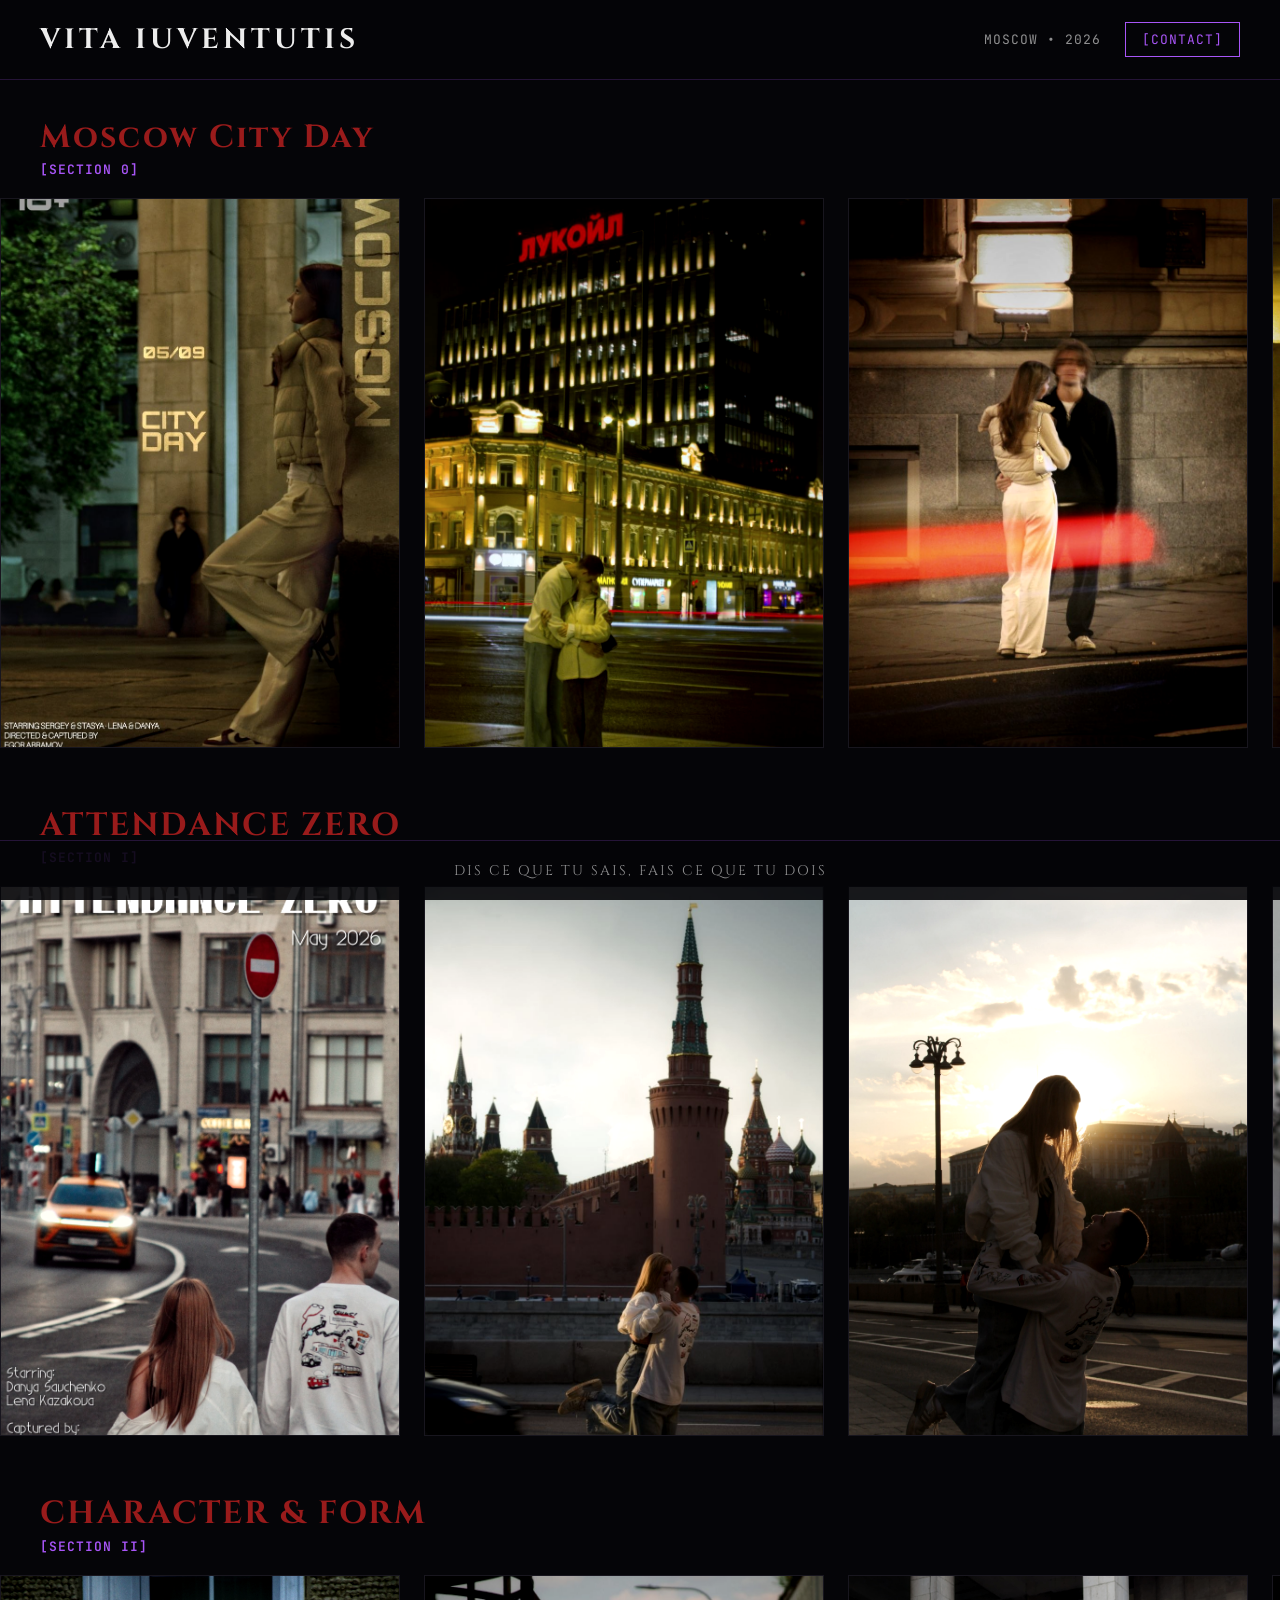
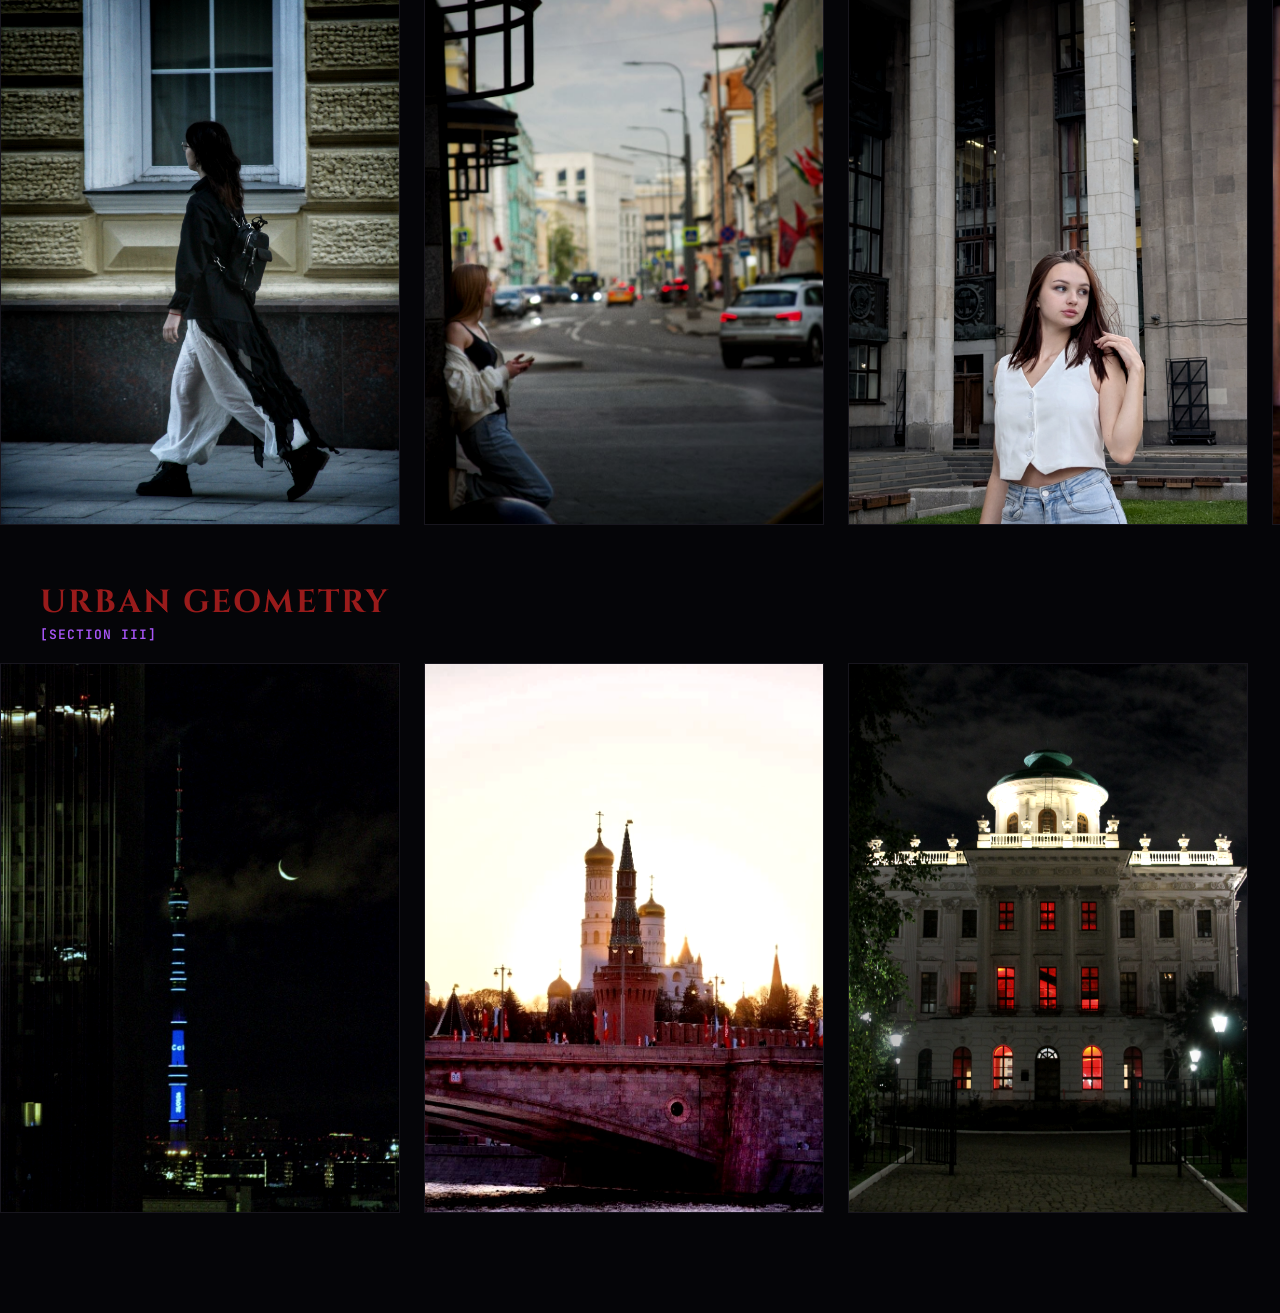
<file: index.html>
<!DOCTYPE html>
<html lang="ru">
<head>
    <meta charset="UTF-8">
    <meta name="viewport" content="width=device-width, initial-scale=1.0, maximum-scale=1.0, user-scalable=no">
    <title>IUVENTUTIS Portfolio</title>
    
    <!-- Google Fonts -->
    <link rel="preconnect" href="https://fonts.googleapis.com">
    <link rel="preconnect" href="https://fonts.gstatic.com" crossorigin>
    <link href="https://fonts.googleapis.com/css2?family=Cinzel:wght@400;600;700&family=Inter:wght@300;400;600&family=JetBrains+Mono:wght@400;600&display=swap" rel="stylesheet">
    
    <style>
        :root {
            /* Color Palette */
            --bg-onyx: #050508;
            --card-violet: #0C0A12;
            --electric-purple: #991B1B; /* Темно-бордовый для заголовков */
            --cyber-gold: #A855F7;       /* Ярко-фиолетовый для меток секций */
            --text-white: #EDEDED;
            
            /* Typography */
            --font-brand: 'Cinzel', serif;
            --font-body: 'Inter', sans-serif;
            --font-meta: 'JetBrains Mono', monospace;
            
            /* Sizing */
            --header-height: 80px;
            --footer-height: 60px;
            --card-width: 400px;
            --card-height: 550px;
            --gap: 24px;
        }

        * {
            box-sizing: border-box;
            margin: 0;
            padding: 0;
        }

        body {
            background-color: var(--bg-onyx);
            color: var(--text-white);
            font-family: var(--font-body);
            overflow-x: hidden;
            -webkit-font-smoothing: antialiased;
        }

        /* Fixed Header */
        header {
            position: fixed;
            top: 0;
            left: 0;
            width: 100%;
            height: var(--header-height);
            display: flex;
            justify-content: space-between;
            align-items: center;
            padding: 0 40px;
            background: rgba(5, 5, 8, 0.85);
            backdrop-filter: blur(10px);
            z-index: 100;
            border-bottom: 1px solid rgba(168, 85, 247, 0.2);
        }

        .brand {
            font-family: var(--font-brand);
            font-size: 28px;
            font-weight: 700;
            letter-spacing: 4px;
            color: var(--text-white);
        }

        .header-meta {
            display: flex;
            align-items: center;
            gap: 24px;
            font-family: var(--font-meta);
            font-size: 13px;
        }

        .tag-location {
            color: rgba(237, 237, 237, 0.6);
            letter-spacing: 1px;
        }

        .btn-contact {
            background: transparent;
            color: var(--cyber-gold);
            border: 1px solid var(--cyber-gold);
            padding: 8px 16px;
            font-family: var(--font-meta);
            font-size: 13px;
            cursor: pointer;
            transition: all 0.3s ease;
            text-transform: uppercase;
            letter-spacing: 1px;
        }

        .btn-contact:hover {
            background: var(--cyber-gold);
            color: var(--bg-onyx);
        }

        /* Fixed Footer */
        footer {
            position: fixed;
            bottom: 0;
            left: 0;
            width: 100%;
            height: var(--footer-height);
            display: flex;
            justify-content: center;
            align-items: center;
            padding: 0 40px;
            background: rgba(5, 5, 8, 0.9);
            z-index: 100;
            border-top: 1px solid rgba(168, 85, 247, 0.2);
        }

        .motto {
            font-family: var(--font-brand);
            font-size: 14px;
            letter-spacing: 2px;
            color: rgba(237, 237, 237, 0.6);
            text-align: center;
        }

        /* Main Container */
        main {
            padding-top: calc(var(--header-height) + 40px);
            padding-bottom: calc(var(--footer-height) + 40px);
            display: flex;
            flex-direction: column;
            gap: 60px;
        }

        /* Section Block & Header Above Gallery */
        .section-row {
            width: 100%;
            display: flex;
            flex-direction: column;
            gap: 20px;
        }

        .section-header-block {
            padding: 0 40px;
            display: flex;
            flex-direction: column;
            gap: 6px;
        }

        .section-title {
            font-family: var(--font-brand);
            font-size: 32px;
            color: var(--electric-purple);
            letter-spacing: 2px;
            line-height: 1.1;
        }

        .section-tag {
            font-family: var(--font-meta);
            font-size: 13px;
            color: var(--cyber-gold);
            letter-spacing: 1px;
            font-weight: 600;
        }

        /* Horizontal Track */
        .horizontal-track {
            display: flex;
            gap: var(--gap);
            padding: 0 40px;
            overflow-x: auto;
            scroll-snap-type: x mandatory;
            scrollbar-width: none;
            -ms-overflow-style: none;
        }

        .horizontal-track::-webkit-scrollbar {
            display: none;
        }

        /* Photo Cards */
        .card, 
        .photo-card, 
        .photo-card img {
            -webkit-tap-highlight-color: transparent;
            -webkit-touch-callout: none;
            -webkit-user-select: none;
            user-select: none;
            outline: none;
        }

        .card {
            flex: 0 0 var(--card-width);
            height: var(--card-height);
            background-color: var(--card-violet);
            scroll-snap-align: start;
            border: 1px solid rgba(255, 255, 255, 0.05);
            transition: border-color 0.4s ease, transform 0.4s ease;
            position: relative;
            overflow: hidden;
            cursor: pointer;
        }

        .card:hover {
            border-color: var(--cyber-gold);
        }

        .photo-card img, 
        .photo-card video {
            width: 100%;
            height: 100%;
            object-fit: cover;
            transition: transform 0.7s ease, filter 0.5s ease;
            filter: grayscale(20%) contrast(1.1);
        }

        .photo-card:hover img,
        .photo-card:hover video {
            transform: scale(1.05);
            filter: grayscale(0%) contrast(1.2);
        }

        .photo-meta {
            position: absolute;
            bottom: 0;
            left: 0;
            width: 100%;
            padding: 20px;
            background: linear-gradient(transparent, rgba(5,5,8,0.9));
            font-family: var(--font-meta);
            font-size: 12px;
            color: var(--cyber-gold);
            opacity: 0;
            transform: translateY(10px);
            transition: all 0.3s ease;
            pointer-events: none;
        }

        .photo-card:hover .photo-meta {
            opacity: 1;
            transform: translateY(0);
        }

        /* Lightbox Modal */
        #lightbox {
            position: fixed;
            top: 0;
            left: 0;
            width: 100%;
            height: 100%;
            background: rgba(5, 5, 8, 0.98);
            z-index: 1000;
            display: flex;
            justify-content: center;
            align-items: center;
            opacity: 0;
            pointer-events: none;
            transition: opacity 0.4s ease;
        }

        #lightbox.active {
            opacity: 1;
            pointer-events: all;
        }

        #lightbox img,
        #lightbox video {
            max-width: 90vw;
            max-height: 90vh;
            object-fit: contain;
            border: 1px solid rgba(168, 85, 247, 0.4);
            box-shadow: 0 20px 50px rgba(0,0,0,0.5);
            -webkit-tap-highlight-color: transparent;
        }

        .close-btn {
            position: absolute;
            top: 30px;
            right: 40px;
            color: var(--text-white);
            font-family: var(--font-meta);
            font-size: 14px;
            cursor: pointer;
            border: 1px solid rgba(255, 255, 255, 0.2);
            padding: 10px 20px;
            transition: all 0.3s ease;
            -webkit-tap-highlight-color: transparent;
        }

        .close-btn:hover {
            border-color: var(--cyber-gold);
            color: var(--cyber-gold);
        }

        @media (max-width: 768px) {
            :root {
                --card-width: 300px;
                --card-height: 450px;
            }
            .brand { font-size: 20px; }
            .tag-location { display: none; }
            header, footer, .section-header-block, .horizontal-track { padding-left: 20px; padding-right: 20px; }
            .section-title { font-size: 24px; }
        }
    </style>
</head>
<body>

    <!-- Fixed Header -->
    <header>
        <div class="brand">VITA IUVENTUTIS</div>
        <div class="header-meta">
            <span class="tag-location">MOSCOW • 2026</span>
            <button class="btn-contact" onclick="window.open('https://t.me/iuventutis', '_blank')">[CONTACT]</button>
        </div>
    </header>

    <!-- Main Content -->
    <main>

        <!-- SECTION 0: MOSCOW CITY DAY -->
        <section class="section-row">
            <div class="section-header-block">
                <h2 class="section-title">Moscow City Day</h2>
                <div class="section-tag">[SECTION 0]</div>
            </div>
            
            <div class="horizontal-track">
                <div class="card photo-card">
                    <img src="photo-0-1.jpg" alt="Moscow City Day 01">
                    <div class="photo-meta">01 // PHOTO 0-1</div>
                </div>

                <div class="card photo-card">
                    <img src="photo-0-2.jpg" alt="Moscow City Day 02">
                    <div class="photo-meta">02 // PHOTO 0-2</div>
                </div>

                <div class="card photo-card">
                    <img src="photo-0-3.jpg" alt="Moscow City Day 03">
                    <div class="photo-meta">03 // PHOTO 0-3</div>
                </div>

                <div class="card photo-card">
                    <img src="photo-0-4.jpg" alt="Moscow City Day 04">
                    <div class="photo-meta">04 // PHOTO 0-4</div>
                </div>

                <div class="card photo-card">
                    <img src="photo-0-5.jpg" alt="Moscow City Day 05">
                    <div class="photo-meta">05 // PHOTO 0-5</div>
                </div>

                <div class="card photo-card">
                    <img src="photo-0-6.jpg" alt="Moscow City Day 06">
                    <div class="photo-meta">06 // PHOTO 0-6</div>
                </div>
            </div>
        </section>
        
        <!-- SECTION I: ATTENDANCE ZERO -->
        <section class="section-row">
            <div class="section-header-block">
                <h2 class="section-title">ATTENDANCE ZERO</h2>
                <div class="section-tag">[SECTION I]</div>
            </div>
            
            <div class="horizontal-track">
                <div class="card photo-card">
                    <img src="photo-1-1.jpg" alt="Attendance Zero 01">
                    <div class="photo-meta">01 // PHOTO 1-1</div>
                </div>

                <div class="card photo-card">
                    <img src="photo-1-2.jpg" alt="Attendance Zero 02">
                    <div class="photo-meta">02 // PHOTO 1-2</div>
                </div>

                <div class="card photo-card">
                    <img src="photo-1-3.jpg" alt="Attendance Zero 03">
                    <div class="photo-meta">03 // PHOTO 1-3</div>
                </div>

                <div class="card photo-card">
                    <img src="photo-1-4.jpg" alt="Attendance Zero 04">
                    <div class="photo-meta">04 // PHOTO 1-4</div>
                </div>

                <div class="card photo-card">
                    <img src="photo-1-5.jpg" alt="Attendance Zero 05">
                    <div class="photo-meta">05 // PHOTO 1-5</div>
                </div>
            </div>
        </section>

        <!-- SECTION II: CHARACTER & FORM -->
        <section class="section-row">
            <div class="section-header-block">
                <h2 class="section-title">CHARACTER & FORM</h2>
                <div class="section-tag">[SECTION II]</div>
            </div>

            <div class="horizontal-track">
                <div class="card photo-card">
                    <img src="photo-2-1.jpg" alt="Character & Form 01">
                    <div class="photo-meta">01 // PHOTO 2-1</div>
                </div>

                <div class="card photo-card">
                    <img src="photo-2-2.jpg" alt="Character & Form 02">
                    <div class="photo-meta">02 // PHOTO 2-2</div>
                </div>

                <div class="card photo-card">
                    <img src="photo-2-3.jpg" alt="Character & Form 03">
                    <div class="photo-meta">03 // PHOTO 2-3</div>
                </div>

                <div class="card photo-card">
                    <img src="photo-2-4.jpg" alt="Character & Form 04">
                    <div class="photo-meta">04 // PHOTO 2-4</div>
                </div>
            </div>
        </section>

        <!-- SECTION III: URBAN GEOMETRY -->
        <section class="section-row">
            <div class="section-header-block">
                <h2 class="section-title">URBAN GEOMETRY</h2>
                <div class="section-tag">[SECTION III]</div>
            </div>

            <div class="horizontal-track">
                <div class="card photo-card">
                    <img src="photo-3-0.jpg" alt="Urban Geometry 01">
                    <div class="photo-meta">01 // PHOTO 3-1</div>
                </div>

                <div class="card photo-card">
                    <img src="photo-3-1.jpg" alt="Urban Geometry 02">
                    <div class="photo-meta">02 // PHOTO 3-2</div>
                </div>

                <div class="card photo-card">
                    <img src="photo-3-2.jpg" alt="Urban Geometry 03">
                    <div class="photo-meta">03 // PHOTO 3-3</div>
                </div>
            </div>
        </section>

    </main>

    <!-- Fixed Footer -->
    <footer>
        <div class="motto">DIS CE QUE TU SAIS, FAIS CE QUE TU DOIS</div>
    </footer>

    <!-- Fullscreen Modal Lightbox -->
    <div id="lightbox">
        <div class="close-btn">[CLOSE]</div>
        <div id="lightbox-content"></div>
    </div>

    <script>
        document.addEventListener('DOMContentLoaded', () => {
            const lightbox = document.getElementById('lightbox');
            const lightboxContent = document.getElementById('lightbox-content');
            const closeBtn = document.querySelector('.close-btn');
            const photoCards = document.querySelectorAll('.photo-card');

            photoCards.forEach(card => {
                card.addEventListener('click', () => {
                    const img = card.querySelector('img');
                    const video = card.querySelector('video');

                    lightboxContent.innerHTML = '';

                    if (img) {
                        const newImg = document.createElement('img');
                        newImg.src = img.src;
                        lightboxContent.appendChild(newImg);
                    } else if (video) {
                        const newVideo = document.createElement('video');
                        newVideo.src = video.src;
                        newVideo.autoplay = true;
                        newVideo.loop = true;
                        newVideo.controls = true;
                        lightboxContent.appendChild(newVideo);
                    }

                    lightbox.classList.add('active');
                    document.body.style.overflow = 'hidden';
                });
            });

            const closeLightbox = () => {
                lightbox.classList.remove('active');
                setTimeout(() => lightboxContent.innerHTML = '', 400);
                document.body.style.overflow = 'auto';
            };

            closeBtn.addEventListener('click', closeLightbox);
            
            lightbox.addEventListener('click', (e) => {
                if(e.target === lightbox) {
                    closeLightbox();
                }
            });

            document.addEventListener('keydown', (e) => {
                if (e.key === 'Escape' && lightbox.classList.contains('active')) {
                    closeLightbox();
                }
            });

            // Horizontal wheel scroll logic
            const tracks = document.querySelectorAll('.horizontal-track');
            tracks.forEach(track => {
                track.addEventListener('wheel', (e) => {
                    if (e.deltaY !== 0 && e.deltaX === 0) {
                        e.preventDefault();
                        track.scrollBy({
                            left: e.deltaY > 0 ? 450 : -450,
                            behavior: 'smooth'
                        });
                    }
                }, { passive: false });
            });
        });
    </script>
</body>
</html>
</file>
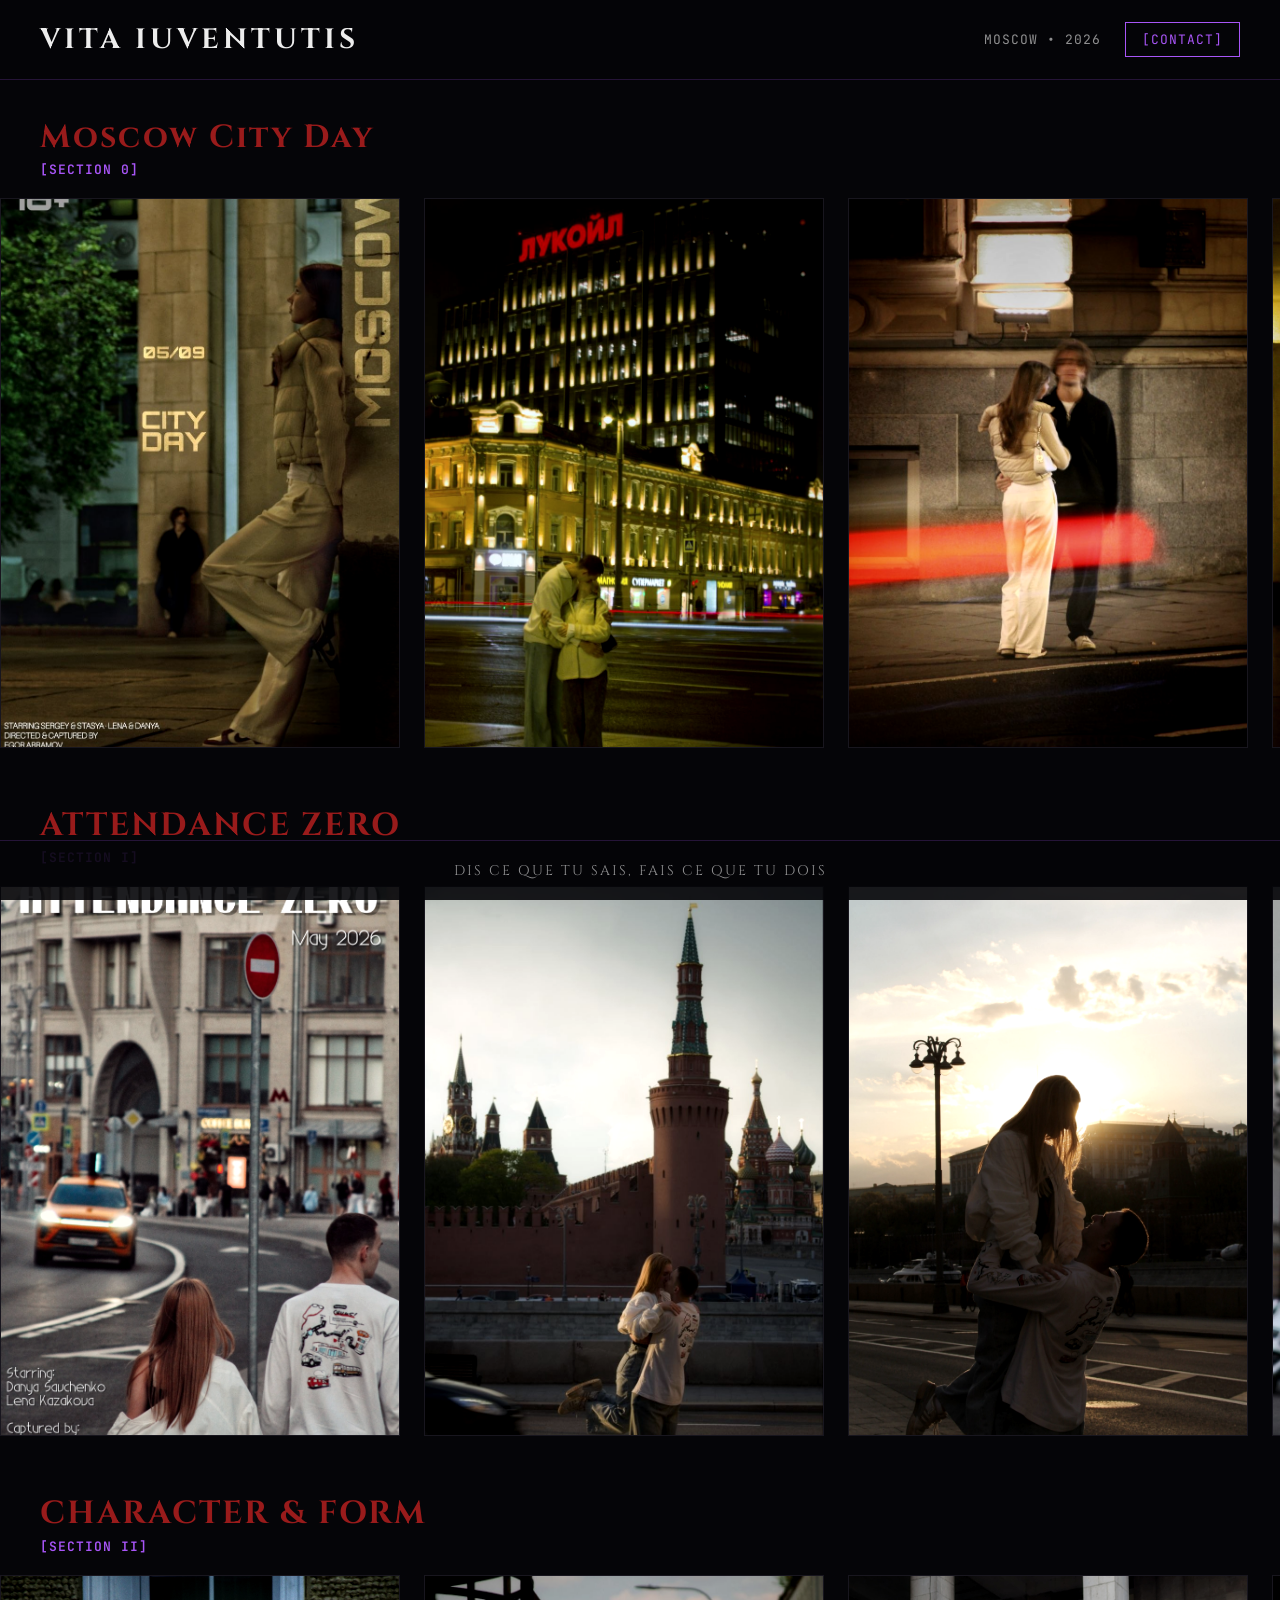
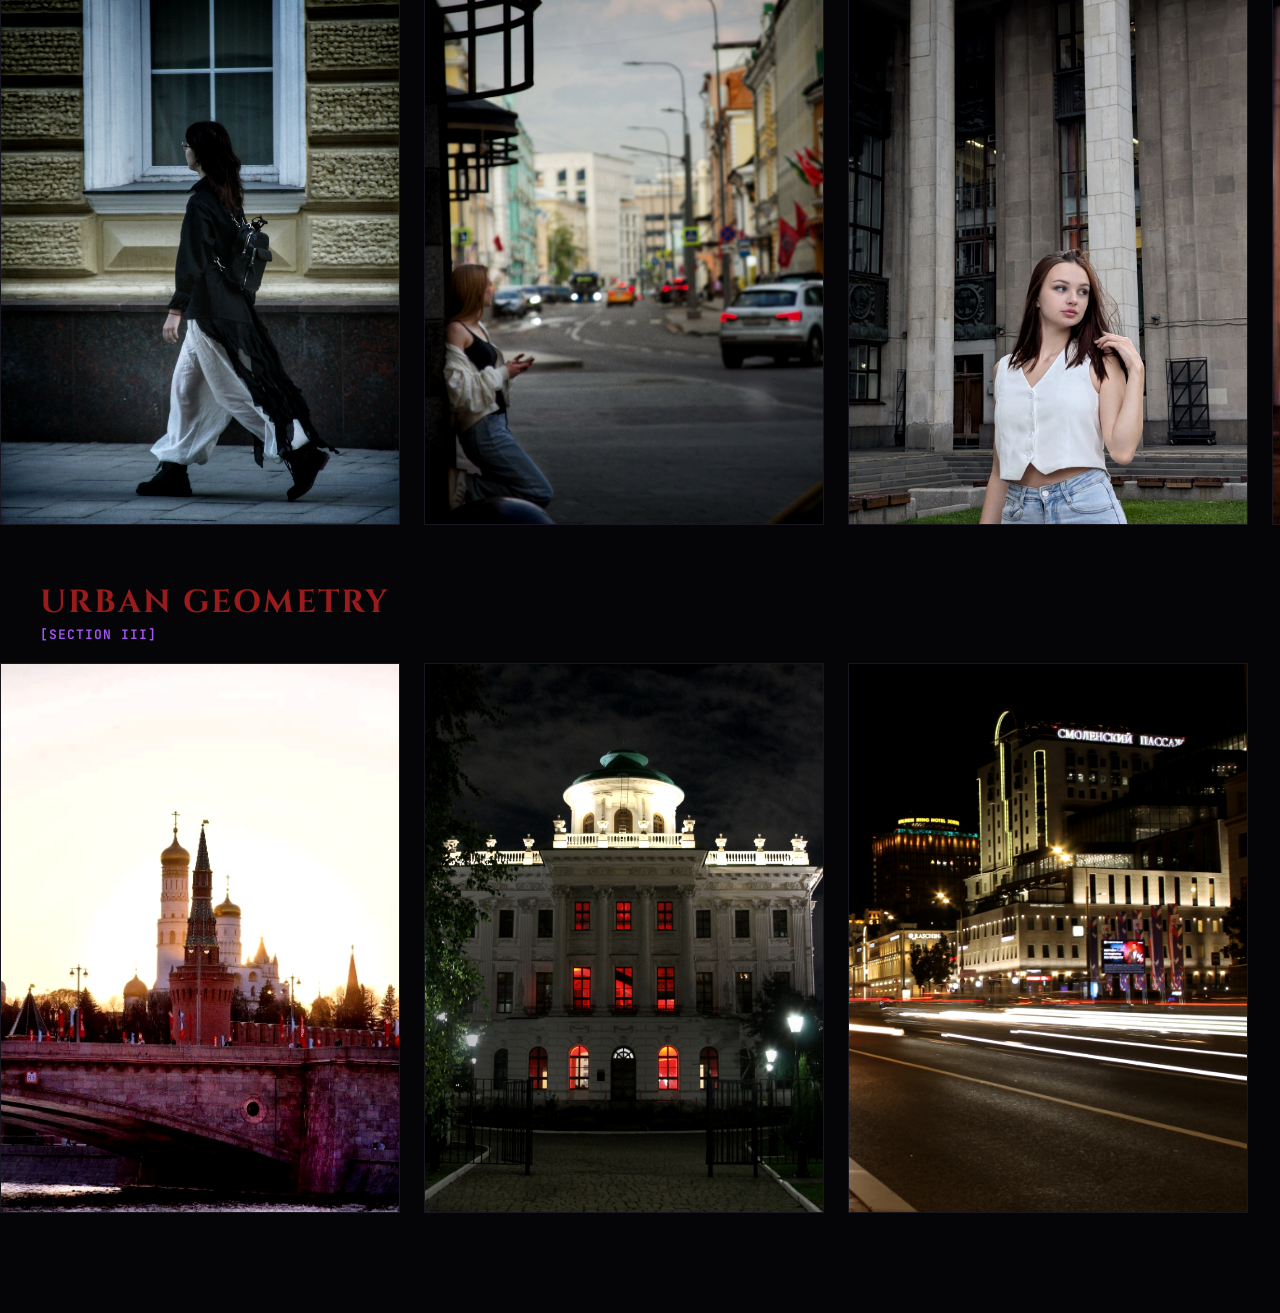
<file: gemini-code-1788806897601.html>
<!DOCTYPE html>
<html lang="ru">
<head>
    <meta charset="UTF-8">
    <meta name="viewport" content="width=device-width, initial-scale=1.0, maximum-scale=1.0, user-scalable=no">
    <title>IUVENTUTIS Portfolio</title>
    
    <!-- Google Fonts -->
    <link rel="preconnect" href="https://fonts.googleapis.com">
    <link rel="preconnect" href="https://fonts.gstatic.com" crossorigin>
    <link href="https://fonts.googleapis.com/css2?family=Cinzel:wght@400;600;700&family=Inter:wght@300;400;600&family=JetBrains+Mono:wght@400;600&display=swap" rel="stylesheet">
    
    <style>
        :root {
            /* Color Palette */
            --bg-onyx: #050508;
            --card-violet: #0C0A12;
            --electric-purple: #991B1B; /* Темно-бордовый для заголовков */
            --cyber-gold: #A855F7;       /* Ярко-фиолетовый для меток секций и акцентов */
            --text-white: #EDEDED;
            
            /* Typography */
            --font-brand: 'Cinzel', serif;
            --font-body: 'Inter', sans-serif;
            --font-meta: 'JetBrains Mono', monospace;
            
            /* Sizing */
            --header-height: 80px;
            --footer-height: 60px;
            --card-width: 400px;
            --card-height: 550px;
            --gap: 24px;
        }

        * {
            box-sizing: border-box;
            margin: 0;
            padding: 0;
        }

        body {
            background-color: var(--bg-onyx);
            color: var(--text-white);
            font-family: var(--font-body);
            overflow-x: hidden;
            -webkit-font-smoothing: antialiased;
        }

        /* Fixed Header */
        header {
            position: fixed;
            top: 0;
            left: 0;
            width: 100%;
            height: var(--header-height);
            display: flex;
            justify-content: space-between;
            align-items: center;
            padding: 0 40px;
            background: rgba(5, 5, 8, 0.85);
            backdrop-filter: blur(10px);
            z-index: 100;
            border-bottom: 1px solid rgba(168, 85, 247, 0.2);
        }

        .brand {
            font-family: var(--font-brand);
            font-size: 28px;
            font-weight: 700;
            letter-spacing: 4px;
            color: var(--text-white);
        }

        .header-meta {
            display: flex;
            align-items: center;
            gap: 24px;
            font-family: var(--font-meta);
            font-size: 13px;
        }

        .tag-location {
            color: rgba(237, 237, 237, 0.6);
            letter-spacing: 1px;
        }

        .btn-contact {
            background: transparent;
            color: var(--cyber-gold);
            border: 1px solid var(--cyber-gold);
            padding: 8px 16px;
            font-family: var(--font-meta);
            font-size: 13px;
            cursor: pointer;
            transition: all 0.3s ease;
            text-transform: uppercase;
            letter-spacing: 1px;
        }

        .btn-contact:hover {
            background: var(--cyber-gold);
            color: var(--bg-onyx);
        }

        /* Fixed Footer */
        footer {
            position: fixed;
            bottom: 0;
            left: 0;
            width: 100%;
            height: var(--footer-height);
            display: flex;
            justify-content: center;
            align-items: center;
            padding: 0 40px;
            background: rgba(5, 5, 8, 0.9);
            z-index: 100;
            border-top: 1px solid rgba(168, 85, 247, 0.2);
        }

        .motto {
            font-family: var(--font-brand);
            font-size: 14px;
            letter-spacing: 2px;
            color: rgba(237, 237, 237, 0.6);
            text-align: center;
        }

        /* Main Container */
        main {
            padding-top: calc(var(--header-height) + 40px);
            padding-bottom: calc(var(--footer-height) + 40px);
            display: flex;
            flex-direction: column;
            gap: 60px;
        }

        /* Section Block & Header Above Gallery */
        .section-row {
            width: 100%;
            display: flex;
            flex-direction: column;
            gap: 20px;
        }

        .section-header-block {
            padding: 0 40px;
            display: flex;
            flex-direction: column;
            gap: 6px;
        }

        .section-title {
            font-family: var(--font-brand);
            font-size: 32px;
            color: var(--electric-purple); /* Темно-бордовый цвет */
            letter-spacing: 2px;
            line-height: 1.1;
        }

        .section-tag {
            font-family: var(--font-meta);
            font-size: 13px;
            color: var(--cyber-gold); /* Ярко-фиолетовый цвет для SECTION N */
            letter-spacing: 1px;
            font-weight: 600;
        }

        /* Horizontal Track */
        .horizontal-track {
            display: flex;
            gap: var(--gap);
            padding: 0 40px;
            overflow-x: auto;
            scroll-snap-type: x mandatory;
            scrollbar-width: none;
            -ms-overflow-style: none;
        }

        .horizontal-track::-webkit-scrollbar {
            display: none;
        }

        /* Photo Cards */
        .card {
            flex: 0 0 var(--card-width);
            height: var(--card-height);
            background-color: var(--card-violet);
            scroll-snap-align: start;
            border: 1px solid rgba(255, 255, 255, 0.05);
            transition: border-color 0.4s ease, transform 0.4s ease;
            position: relative;
            overflow: hidden;
            cursor: pointer;
        }

        .card:hover {
            border-color: var(--cyber-gold);
        }

        .photo-card img, 
        .photo-card video {
            width: 100%;
            height: 100%;
            object-fit: cover;
            transition: transform 0.7s ease, filter 0.5s ease;
            filter: grayscale(20%) contrast(1.1);
        }

        .photo-card:hover img,
        .photo-card:hover video {
            transform: scale(1.05);
            filter: grayscale(0%) contrast(1.2);
        }

        .photo-meta {
            position: absolute;
            bottom: 0;
            left: 0;
            width: 100%;
            padding: 20px;
            background: linear-gradient(transparent, rgba(5,5,8,0.9));
            font-family: var(--font-meta);
            font-size: 12px;
            color: var(--cyber-gold);
            opacity: 0;
            transform: translateY(10px);
            transition: all 0.3s ease;
            pointer-events: none;
        }

        .photo-card:hover .photo-meta {
            opacity: 1;
            transform: translateY(0);
        }

        /* Lightbox Modal */
        #lightbox {
            position: fixed;
            top: 0;
            left: 0;
            width: 100%;
            height: 100%;
            background: rgba(5, 5, 8, 0.98);
            z-index: 1000;
            display: flex;
            justify-content: center;
            align-items: center;
            opacity: 0;
            pointer-events: none;
            transition: opacity 0.4s ease;
        }

        #lightbox.active {
            opacity: 1;
            pointer-events: all;
        }

        #lightbox img,
        #lightbox video {
            max-width: 90vw;
            max-height: 90vh;
            object-fit: contain;
            border: 1px solid rgba(168, 85, 247, 0.4);
            box-shadow: 0 20px 50px rgba(0,0,0,0.5);
        }

        .close-btn {
            position: absolute;
            top: 30px;
            right: 40px;
            color: var(--text-white);
            font-family: var(--font-meta);
            font-size: 14px;
            cursor: pointer;
            border: 1px solid rgba(255, 255, 255, 0.2);
            padding: 10px 20px;
            transition: all 0.3s ease;
        }

        .close-btn:hover {
            border-color: var(--cyber-gold);
            color: var(--cyber-gold);
        }

        @media (max-width: 768px) {
            :root {
                --card-width: 300px;
                --card-height: 450px;
            }
            .brand { font-size: 20px; }
            .tag-location { display: none; }
            header, footer, .section-header-block, .horizontal-track { padding-left: 20px; padding-right: 20px; }
            .section-title { font-size: 24px; }
        }
    </style>
</head>
<body>

    <!-- Fixed Header -->
    <header>
        <div class="brand">VITA IUVENTUTIS</div>
        <div class="header-meta">
            <span class="tag-location">MOSCOW • 2026</span>
            <button class="btn-contact" onclick="window.open('https://t.me/iuventutis', '_blank')">[CONTACT]</button>
        </div>
    </header>

    <!-- Main Content -->
    <main>

        <!-- SECTION 0: MOSCOW CITY DAY -->
        <section class="section-row">
            <div class="section-header-block">
                <h2 class="section-title">Moscow City Day</h2>
                <div class="section-tag">[SECTION 0]</div>
            </div>
            
            <div class="horizontal-track">
                <div class="card photo-card">
                    <img src="photo-0-1.jpg" alt="Moscow City Day 01">
                    <div class="photo-meta">01 // PHOTO 0-1</div>
                </div>

                <div class="card photo-card">
                    <img src="photo-0-2.jpg" alt="Moscow City Day 02">
                    <div class="photo-meta">02 // PHOTO 0-2</div>
                </div>

                <div class="card photo-card">
                    <img src="photo-0-3.jpg" alt="Moscow City Day 03">
                    <div class="photo-meta">03 // PHOTO 0-3</div>
                </div>

                <div class="card photo-card">
                    <img src="photo-0-4.jpg" alt="Moscow City Day 04">
                    <div class="photo-meta">04 // PHOTO 0-4</div>
                </div>

                <div class="card photo-card">
                    <img src="photo-0-5.jpg" alt="Moscow City Day 05">
                    <div class="photo-meta">05 // PHOTO 0-5</div>
                </div>

                <div class="card photo-card">
                    <img src="photo-0-6.jpg" alt="Moscow City Day 06">
                    <div class="photo-meta">06 // PHOTO 0-6</div>
                </div>
            </div>
        </section>
        
        <!-- SECTION I: ATTENDANCE ZERO -->
        <section class="section-row">
            <div class="section-header-block">
                <h2 class="section-title">ATTENDANCE ZERO</h2>
                <div class="section-tag">[SECTION I]</div>
            </div>
            
            <div class="horizontal-track">
                <div class="card photo-card">
                    <img src="photo-1-1.jpg" alt="Attendance Zero 01">
                    <div class="photo-meta">01 // PHOTO 1-1</div>
                </div>

                <div class="card photo-card">
                    <img src="photo-1-2.jpg" alt="Attendance Zero 02">
                    <div class="photo-meta">02 // PHOTO 1-2</div>
                </div>

                <div class="card photo-card">
                    <img src="photo-1-3.jpg" alt="Attendance Zero 03">
                    <div class="photo-meta">03 // PHOTO 1-3</div>
                </div>

                <div class="card photo-card">
                    <img src="photo-1-4.jpg" alt="Attendance Zero 04">
                    <div class="photo-meta">04 // PHOTO 1-4</div>
                </div>

                <div class="card photo-card">
                    <img src="photo-1-5.jpg" alt="Attendance Zero 05">
                    <div class="photo-meta">05 // PHOTO 1-5</div>
                </div>
            </div>
        </section>

        <!-- SECTION II: CHARACTER & FORM -->
        <section class="section-row">
            <div class="section-header-block">
                <h2 class="section-title">CHARACTER & FORM</h2>
                <div class="section-tag">[SECTION II]</div>
            </div>

            <div class="horizontal-track">
                <div class="card photo-card">
                    <img src="photo-2-1.jpg" alt="Character & Form 01">
                    <div class="photo-meta">01 // PHOTO 2-1</div>
                </div>

                <div class="card photo-card">
                    <img src="photo-2-2.jpg" alt="Character & Form 02">
                    <div class="photo-meta">02 // PHOTO 2-2</div>
                </div>

                <div class="card photo-card">
                    <img src="photo-2-3.jpg" alt="Character & Form 03">
                    <div class="photo-meta">03 // PHOTO 2-3</div>
                </div>

                <div class="card photo-card">
                    <img src="photo-2-4.jpg" alt="Character & Form 04">
                    <div class="photo-meta">04 // PHOTO 2-4</div>
                </div>
            </div>
        </section>

        <!-- SECTION III: URBAN GEOMETRY -->
        <section class="section-row">
            <div class="section-header-block">
                <h2 class="section-title">URBAN GEOMETRY</h2>
                <div class="section-tag">[SECTION III]</div>
            </div>

            <div class="horizontal-track">
                <div class="card photo-card">
                    <img src="photo-3-1.jpg" alt="Urban Geometry 01">
                    <div class="photo-meta">01 // PHOTO 3-1</div>
                </div>

                <div class="card photo-card">
                    <img src="photo-3-2.jpg" alt="Urban Geometry 02">
                    <div class="photo-meta">02 // PHOTO 3-2</div>
                </div>

                <div class="card photo-card">
                    <img src="photo-3-3.jpg" alt="Urban Geometry 03">
                    <div class="photo-meta">03 // PHOTO 3-3</div>
                </div>
            </div>
        </section>

    </main>

    <!-- Fixed Footer -->
    <footer>
        <div class="motto">DIS CE QUE TU SAIS, FAIS CE QUE TU DOIS</div>
    </footer>

    <!-- Fullscreen Modal Lightbox -->
    <div id="lightbox">
        <div class="close-btn">[CLOSE]</div>
        <div id="lightbox-content"></div>
    </div>

    <script>
        document.addEventListener('DOMContentLoaded', () => {
            const lightbox = document.getElementById('lightbox');
            const lightboxContent = document.getElementById('lightbox-content');
            const closeBtn = document.querySelector('.close-btn');
            const photoCards = document.querySelectorAll('.photo-card');

            photoCards.forEach(card => {
                card.addEventListener('click', () => {
                    const img = card.querySelector('img');
                    const video = card.querySelector('video');

                    lightboxContent.innerHTML = '';

                    if (img) {
                        const newImg = document.createElement('img');
                        newImg.src = img.src;
                        lightboxContent.appendChild(newImg);
                    } else if (video) {
                        const newVideo = document.createElement('video');
                        newVideo.src = video.src;
                        newVideo.autoplay = true;
                        newVideo.loop = true;
                        newVideo.controls = true;
                        lightboxContent.appendChild(newVideo);
                    }

                    lightbox.classList.add('active');
                    document.body.style.overflow = 'hidden';
                });
            });

            const closeLightbox = () => {
                lightbox.classList.remove('active');
                setTimeout(() => lightboxContent.innerHTML = '', 400);
                document.body.style.overflow = 'auto';
            };

            closeBtn.addEventListener('click', closeLightbox);
            
            lightbox.addEventListener('click', (e) => {
                if(e.target === lightbox) {
                    closeLightbox();
                }
            });

            document.addEventListener('keydown', (e) => {
                if (e.key === 'Escape' && lightbox.classList.contains('active')) {
                    closeLightbox();
                }
            });

            // Horizontal wheel scroll logic
            const tracks = document.querySelectorAll('.horizontal-track');
            tracks.forEach(track => {
                track.addEventListener('wheel', (e) => {
                    if (e.deltaY !== 0 && e.deltaX === 0) {
                        e.preventDefault();
                        track.scrollBy({
                            left: e.deltaY > 0 ? 450 : -450,
                            behavior: 'smooth'
                        });
                    }
                }, { passive: false });
            });
        });
    </script>
</body>
</html>
</file>
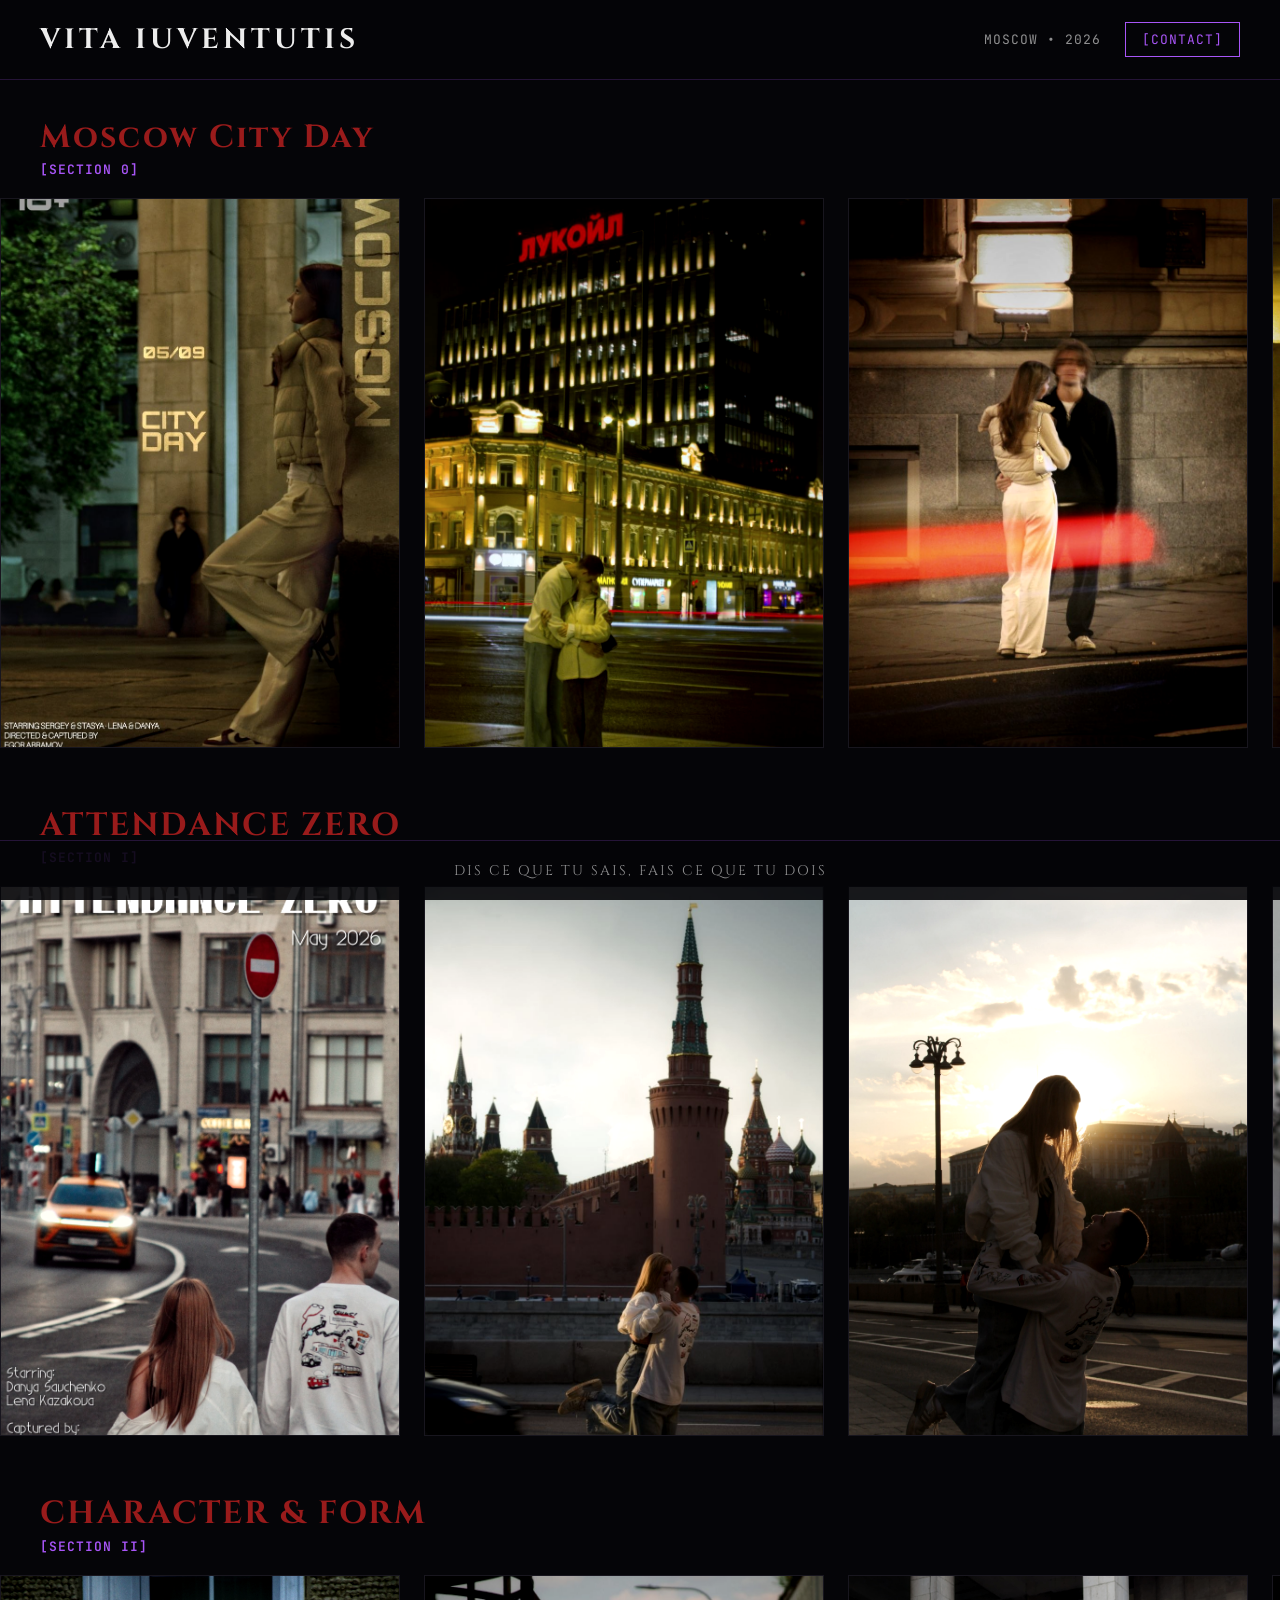
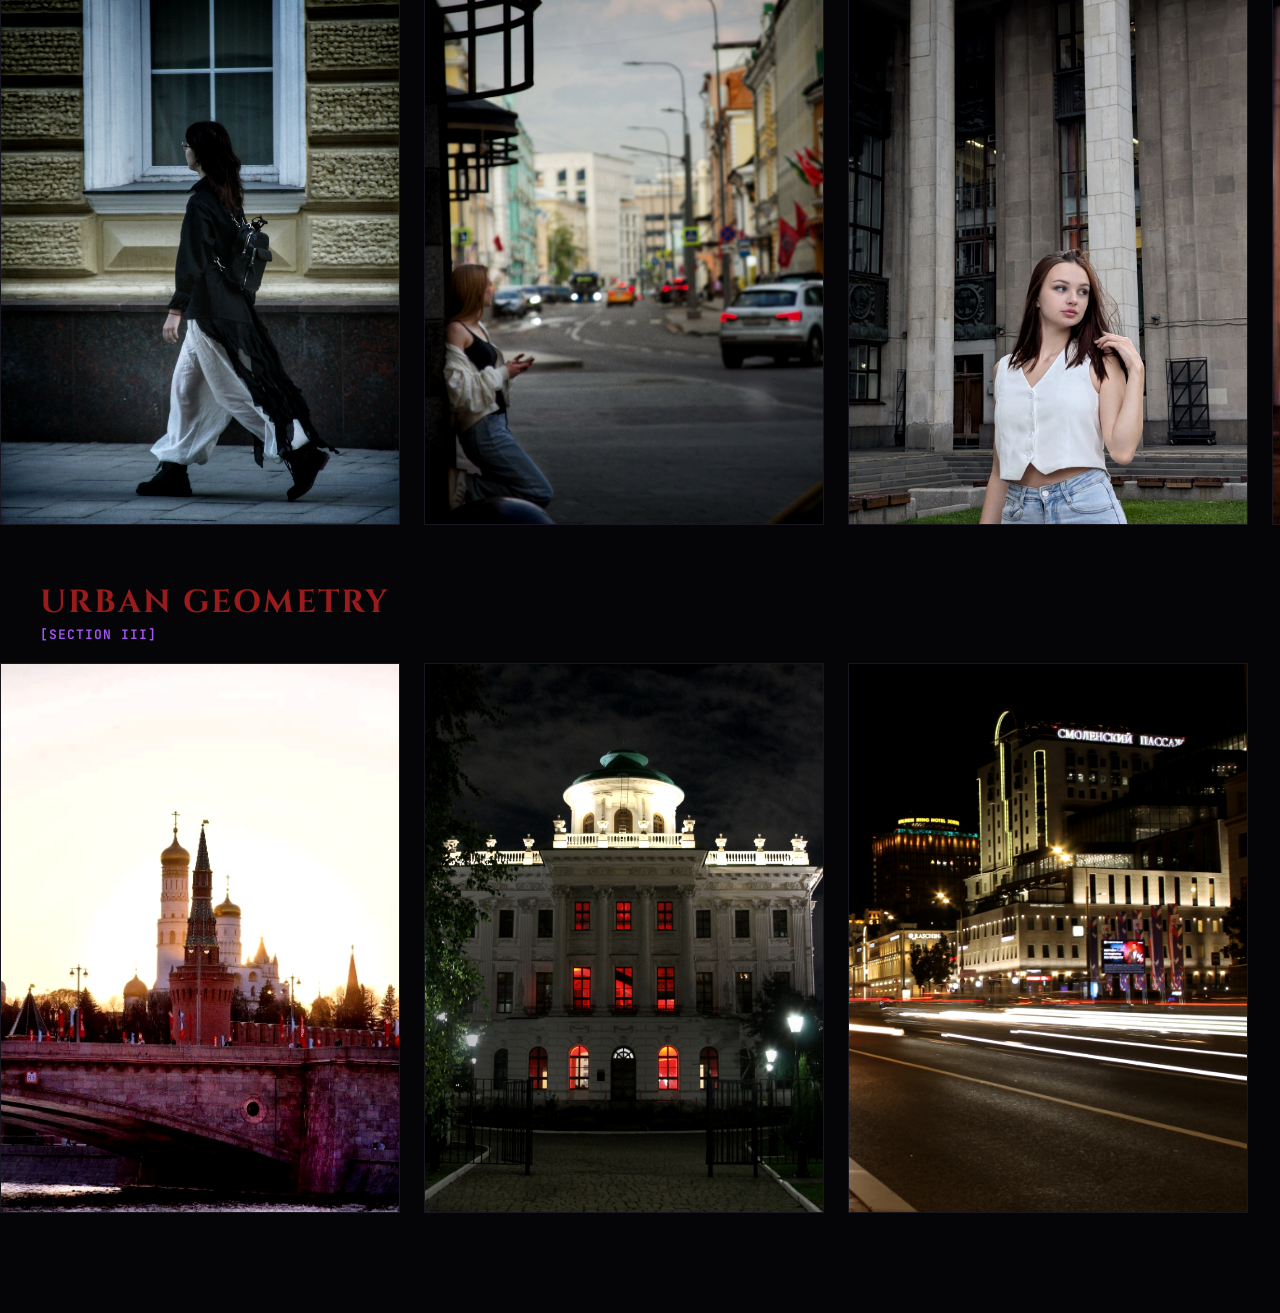
<file: index1.html>
<!DOCTYPE html>
<html lang="ru">
<head>
    <meta charset="UTF-8">
    <meta name="viewport" content="width=device-width, initial-scale=1.0, maximum-scale=1.0, user-scalable=no">
    <title>IUVENTUTIS Portfolio</title>
    
    <!-- Google Fonts -->
    <link rel="preconnect" href="https://fonts.googleapis.com">
    <link rel="preconnect" href="https://fonts.gstatic.com" crossorigin>
    <link href="https://fonts.googleapis.com/css2?family=Cinzel:wght@400;600;700&family=Inter:wght@300;400;600&family=JetBrains+Mono:wght@400;600&display=swap" rel="stylesheet">
    
    <style>
        :root {
            /* Color Palette */
            --bg-onyx: #050508;
            --card-violet: #0C0A12;
            --electric-purple: #991B1B; /* Темно-бордовый для заголовков */
            --cyber-gold: #A855F7;       /* Ярко-фиолетовый для меток секций */
            --text-white: #EDEDED;
            
            /* Typography */
            --font-brand: 'Cinzel', serif;
            --font-body: 'Inter', sans-serif;
            --font-meta: 'JetBrains Mono', monospace;
            
            /* Sizing */
            --header-height: 80px;
            --footer-height: 60px;
            --card-width: 400px;
            --card-height: 550px;
            --gap: 24px;
        }

        * {
            box-sizing: border-box;
            margin: 0;
            padding: 0;
        }

        body {
            background-color: var(--bg-onyx);
            color: var(--text-white);
            font-family: var(--font-body);
            overflow-x: hidden;
            -webkit-font-smoothing: antialiased;
        }

        /* Fixed Header */
        header {
            position: fixed;
            top: 0;
            left: 0;
            width: 100%;
            height: var(--header-height);
            display: flex;
            justify-content: space-between;
            align-items: center;
            padding: 0 40px;
            background: rgba(5, 5, 8, 0.85);
            backdrop-filter: blur(10px);
            z-index: 100;
            border-bottom: 1px solid rgba(168, 85, 247, 0.2);
        }

        .brand {
            font-family: var(--font-brand);
            font-size: 28px;
            font-weight: 700;
            letter-spacing: 4px;
            color: var(--text-white);
        }

        .header-meta {
            display: flex;
            align-items: center;
            gap: 24px;
            font-family: var(--font-meta);
            font-size: 13px;
        }

        .tag-location {
            color: rgba(237, 237, 237, 0.6);
            letter-spacing: 1px;
        }

        .btn-contact {
            background: transparent;
            color: var(--cyber-gold);
            border: 1px solid var(--cyber-gold);
            padding: 8px 16px;
            font-family: var(--font-meta);
            font-size: 13px;
            cursor: pointer;
            transition: all 0.3s ease;
            text-transform: uppercase;
            letter-spacing: 1px;
        }

        .btn-contact:hover {
            background: var(--cyber-gold);
            color: var(--bg-onyx);
        }

        /* Fixed Footer */
        footer {
            position: fixed;
            bottom: 0;
            left: 0;
            width: 100%;
            height: var(--footer-height);
            display: flex;
            justify-content: center;
            align-items: center;
            padding: 0 40px;
            background: rgba(5, 5, 8, 0.9);
            z-index: 100;
            border-top: 1px solid rgba(168, 85, 247, 0.2);
        }

        .motto {
            font-family: var(--font-brand);
            font-size: 14px;
            letter-spacing: 2px;
            color: rgba(237, 237, 237, 0.6);
            text-align: center;
        }

        /* Main Container */
        main {
            padding-top: calc(var(--header-height) + 40px);
            padding-bottom: calc(var(--footer-height) + 40px);
            display: flex;
            flex-direction: column;
            gap: 60px;
        }

        /* Section Block & Header Above Gallery */
        .section-row {
            width: 100%;
            display: flex;
            flex-direction: column;
            gap: 20px;
        }

        .section-header-block {
            padding: 0 40px;
            display: flex;
            flex-direction: column;
            gap: 6px;
        }

        .section-title {
            font-family: var(--font-brand);
            font-size: 32px;
            color: var(--electric-purple);
            letter-spacing: 2px;
            line-height: 1.1;
        }

        .section-tag {
            font-family: var(--font-meta);
            font-size: 13px;
            color: var(--cyber-gold);
            letter-spacing: 1px;
            font-weight: 600;
        }

        /* Horizontal Track */
        .horizontal-track {
            display: flex;
            gap: var(--gap);
            padding: 0 40px;
            overflow-x: auto;
            scroll-snap-type: x mandatory;
            scrollbar-width: none;
            -ms-overflow-style: none;
        }

        .horizontal-track::-webkit-scrollbar {
            display: none;
        }

        /* Photo Cards */
        .card, 
        .photo-card, 
        .photo-card img {
            -webkit-tap-highlight-color: transparent;
            -webkit-touch-callout: none;
            -webkit-user-select: none;
            user-select: none;
            outline: none;
        }

        .card {
            flex: 0 0 var(--card-width);
            height: var(--card-height);
            background-color: var(--card-violet);
            scroll-snap-align: start;
            border: 1px solid rgba(255, 255, 255, 0.05);
            transition: border-color 0.4s ease, transform 0.4s ease;
            position: relative;
            overflow: hidden;
            cursor: pointer;
        }

        .card:hover {
            border-color: var(--cyber-gold);
        }

        .photo-card img, 
        .photo-card video {
            width: 100%;
            height: 100%;
            object-fit: cover;
            transition: transform 0.7s ease, filter 0.5s ease;
            filter: grayscale(20%) contrast(1.1);
        }

        .photo-card:hover img,
        .photo-card:hover video {
            transform: scale(1.05);
            filter: grayscale(0%) contrast(1.2);
        }

        .photo-meta {
            position: absolute;
            bottom: 0;
            left: 0;
            width: 100%;
            padding: 20px;
            background: linear-gradient(transparent, rgba(5,5,8,0.9));
            font-family: var(--font-meta);
            font-size: 12px;
            color: var(--cyber-gold);
            opacity: 0;
            transform: translateY(10px);
            transition: all 0.3s ease;
            pointer-events: none;
        }

        .photo-card:hover .photo-meta {
            opacity: 1;
            transform: translateY(0);
        }

        /* Lightbox Modal */
        #lightbox {
            position: fixed;
            top: 0;
            left: 0;
            width: 100%;
            height: 100%;
            background: rgba(5, 5, 8, 0.98);
            z-index: 1000;
            display: flex;
            justify-content: center;
            align-items: center;
            opacity: 0;
            pointer-events: none;
            transition: opacity 0.4s ease;
        }

        #lightbox.active {
            opacity: 1;
            pointer-events: all;
        }

        #lightbox img,
        #lightbox video {
            max-width: 90vw;
            max-height: 90vh;
            object-fit: contain;
            border: 1px solid rgba(168, 85, 247, 0.4);
            box-shadow: 0 20px 50px rgba(0,0,0,0.5);
            -webkit-tap-highlight-color: transparent;
        }

        .close-btn {
            position: absolute;
            top: 30px;
            right: 40px;
            color: var(--text-white);
            font-family: var(--font-meta);
            font-size: 14px;
            cursor: pointer;
            border: 1px solid rgba(255, 255, 255, 0.2);
            padding: 10px 20px;
            transition: all 0.3s ease;
            -webkit-tap-highlight-color: transparent;
        }

        .close-btn:hover {
            border-color: var(--cyber-gold);
            color: var(--cyber-gold);
        }

        @media (max-width: 768px) {
            :root {
                --card-width: 300px;
                --card-height: 450px;
            }
            .brand { font-size: 20px; }
            .tag-location { display: none; }
            header, footer, .section-header-block, .horizontal-track { padding-left: 20px; padding-right: 20px; }
            .section-title { font-size: 24px; }
        }
    </style>
</head>
<body>

    <!-- Fixed Header -->
    <header>
        <div class="brand">VITA IUVENTUTIS</div>
        <div class="header-meta">
            <span class="tag-location">MOSCOW • 2026</span>
            <button class="btn-contact" onclick="window.open('https://t.me/iuventutis', '_blank')">[CONTACT]</button>
        </div>
    </header>

    <!-- Main Content -->
    <main>

        <!-- SECTION 0: MOSCOW CITY DAY -->
        <section class="section-row">
            <div class="section-header-block">
                <h2 class="section-title">Moscow City Day</h2>
                <div class="section-tag">[SECTION 0]</div>
            </div>
            
            <div class="horizontal-track">
                <div class="card photo-card">
                    <img src="photo-0-1.jpg" alt="Moscow City Day 01">
                    <div class="photo-meta">01 // PHOTO 0-1</div>
                </div>

                <div class="card photo-card">
                    <img src="photo-0-2.jpg" alt="Moscow City Day 02">
                    <div class="photo-meta">02 // PHOTO 0-2</div>
                </div>

                <div class="card photo-card">
                    <img src="photo-0-3.jpg" alt="Moscow City Day 03">
                    <div class="photo-meta">03 // PHOTO 0-3</div>
                </div>

                <div class="card photo-card">
                    <img src="photo-0-4.jpg" alt="Moscow City Day 04">
                    <div class="photo-meta">04 // PHOTO 0-4</div>
                </div>

                <div class="card photo-card">
                    <img src="photo-0-5.jpg" alt="Moscow City Day 05">
                    <div class="photo-meta">05 // PHOTO 0-5</div>
                </div>

                <div class="card photo-card">
                    <img src="photo-0-6.jpg" alt="Moscow City Day 06">
                    <div class="photo-meta">06 // PHOTO 0-6</div>
                </div>
            </div>
        </section>
        
        <!-- SECTION I: ATTENDANCE ZERO -->
        <section class="section-row">
            <div class="section-header-block">
                <h2 class="section-title">ATTENDANCE ZERO</h2>
                <div class="section-tag">[SECTION I]</div>
            </div>
            
            <div class="horizontal-track">
                <div class="card photo-card">
                    <img src="photo-1-1.jpg" alt="Attendance Zero 01">
                    <div class="photo-meta">01 // PHOTO 1-1</div>
                </div>

                <div class="card photo-card">
                    <img src="photo-1-2.jpg" alt="Attendance Zero 02">
                    <div class="photo-meta">02 // PHOTO 1-2</div>
                </div>

                <div class="card photo-card">
                    <img src="photo-1-3.jpg" alt="Attendance Zero 03">
                    <div class="photo-meta">03 // PHOTO 1-3</div>
                </div>

                <div class="card photo-card">
                    <img src="photo-1-4.jpg" alt="Attendance Zero 04">
                    <div class="photo-meta">04 // PHOTO 1-4</div>
                </div>

                <div class="card photo-card">
                    <img src="photo-1-5.jpg" alt="Attendance Zero 05">
                    <div class="photo-meta">05 // PHOTO 1-5</div>
                </div>
            </div>
        </section>

        <!-- SECTION II: CHARACTER & FORM -->
        <section class="section-row">
            <div class="section-header-block">
                <h2 class="section-title">CHARACTER & FORM</h2>
                <div class="section-tag">[SECTION II]</div>
            </div>

            <div class="horizontal-track">
                <div class="card photo-card">
                    <img src="photo-2-1.jpg" alt="Character & Form 01">
                    <div class="photo-meta">01 // PHOTO 2-1</div>
                </div>

                <div class="card photo-card">
                    <img src="photo-2-2.jpg" alt="Character & Form 02">
                    <div class="photo-meta">02 // PHOTO 2-2</div>
                </div>

                <div class="card photo-card">
                    <img src="photo-2-3.jpg" alt="Character & Form 03">
                    <div class="photo-meta">03 // PHOTO 2-3</div>
                </div>

                <div class="card photo-card">
                    <img src="photo-2-4.jpg" alt="Character & Form 04">
                    <div class="photo-meta">04 // PHOTO 2-4</div>
                </div>
            </div>
        </section>

        <!-- SECTION III: URBAN GEOMETRY -->
        <section class="section-row">
            <div class="section-header-block">
                <h2 class="section-title">URBAN GEOMETRY</h2>
                <div class="section-tag">[SECTION III]</div>
            </div>

            <div class="horizontal-track">
                <div class="card photo-card">
                    <img src="photo-3-1.jpg" alt="Urban Geometry 01">
                    <div class="photo-meta">01 // PHOTO 3-1</div>
                </div>

                <div class="card photo-card">
                    <img src="photo-3-2.jpg" alt="Urban Geometry 02">
                    <div class="photo-meta">02 // PHOTO 3-2</div>
                </div>

                <div class="card photo-card">
                    <img src="photo-3-3.jpg" alt="Urban Geometry 03">
                    <div class="photo-meta">03 // PHOTO 3-3</div>
                </div>
            </div>
        </section>

    </main>

    <!-- Fixed Footer -->
    <footer>
        <div class="motto">DIS CE QUE TU SAIS, FAIS CE QUE TU DOIS</div>
    </footer>

    <!-- Fullscreen Modal Lightbox -->
    <div id="lightbox">
        <div class="close-btn">[CLOSE]</div>
        <div id="lightbox-content"></div>
    </div>

    <script>
        document.addEventListener('DOMContentLoaded', () => {
            const lightbox = document.getElementById('lightbox');
            const lightboxContent = document.getElementById('lightbox-content');
            const closeBtn = document.querySelector('.close-btn');
            const photoCards = document.querySelectorAll('.photo-card');

            photoCards.forEach(card => {
                card.addEventListener('click', () => {
                    const img = card.querySelector('img');
                    const video = card.querySelector('video');

                    lightboxContent.innerHTML = '';

                    if (img) {
                        const newImg = document.createElement('img');
                        newImg.src = img.src;
                        lightboxContent.appendChild(newImg);
                    } else if (video) {
                        const newVideo = document.createElement('video');
                        newVideo.src = video.src;
                        newVideo.autoplay = true;
                        newVideo.loop = true;
                        newVideo.controls = true;
                        lightboxContent.appendChild(newVideo);
                    }

                    lightbox.classList.add('active');
                    document.body.style.overflow = 'hidden';
                });
            });

            const closeLightbox = () => {
                lightbox.classList.remove('active');
                setTimeout(() => lightboxContent.innerHTML = '', 400);
                document.body.style.overflow = 'auto';
            };

            closeBtn.addEventListener('click', closeLightbox);
            
            lightbox.addEventListener('click', (e) => {
                if(e.target === lightbox) {
                    closeLightbox();
                }
            });

            document.addEventListener('keydown', (e) => {
                if (e.key === 'Escape' && lightbox.classList.contains('active')) {
                    closeLightbox();
                }
            });

            // Horizontal wheel scroll logic
            const tracks = document.querySelectorAll('.horizontal-track');
            tracks.forEach(track => {
                track.addEventListener('wheel', (e) => {
                    if (e.deltaY !== 0 && e.deltaX === 0) {
                        e.preventDefault();
                        track.scrollBy({
                            left: e.deltaY > 0 ? 450 : -450,
                            behavior: 'smooth'
                        });
                    }
                }, { passive: false });
            });
        });
    </script>
</body>
</html>
</file>
